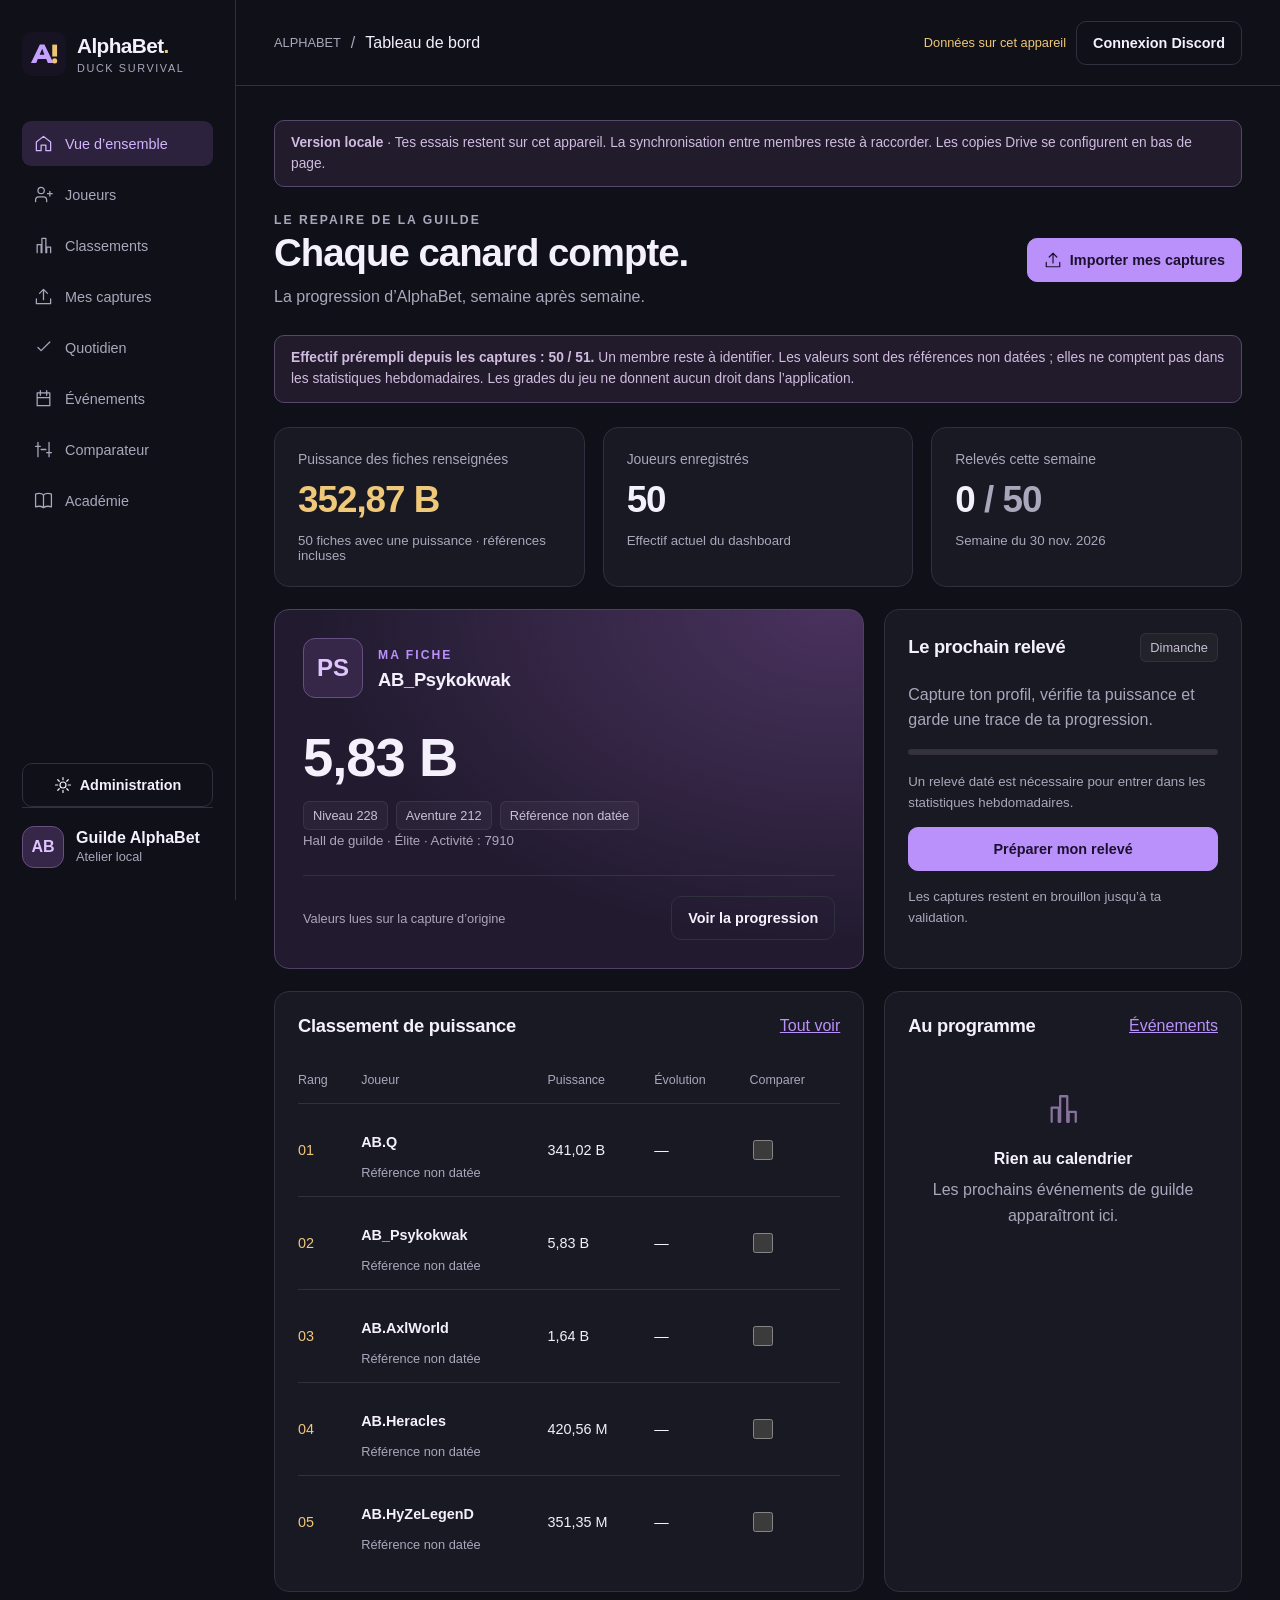
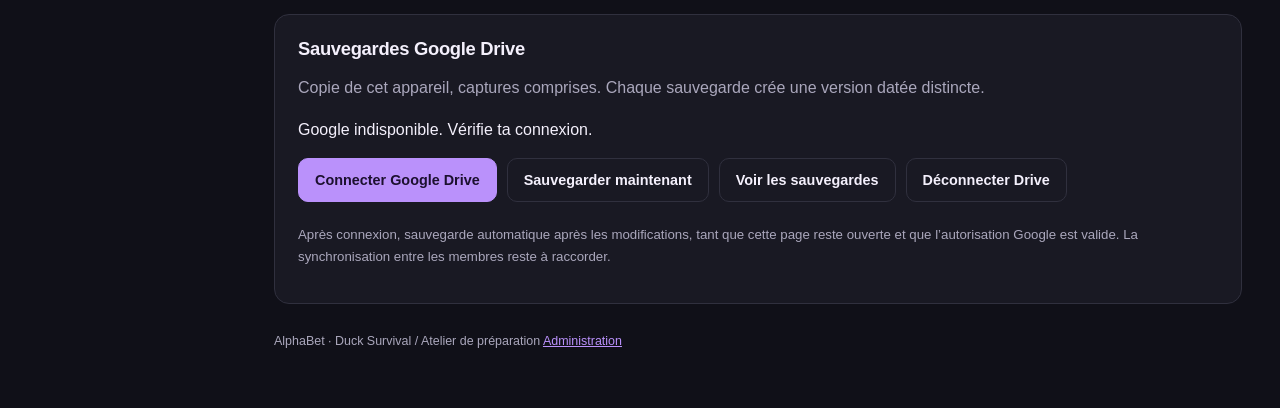
<file: index.html>
<!doctype html>
<html lang="fr"><head><meta charset="utf-8"><meta name="viewport" content="width=device-width,initial-scale=1,viewport-fit=cover"><meta name="theme-color" content="#11101a"><meta name="description" content="AlphaBet — progression, joueurs et événements de la guilde Duck Survival."><meta name="apple-mobile-web-app-capable" content="yes"><title>AlphaBet · Duck Survival</title><link rel="icon" href="icon.svg" type="image/svg+xml"><link rel="apple-touch-icon" href="icon-192.png"><link rel="manifest" href="manifest.webmanifest"><link rel="stylesheet" href="styles.css"></head><body><a class="skip" href="#main">Aller au contenu</a><div id="app"><p>Ouverture d’AlphaBet…</p></div><div id="toast" role="status" aria-live="polite"></div><dialog id="dialog"></dialog><script type="module" src="app.js"></script></body></html>
</file>
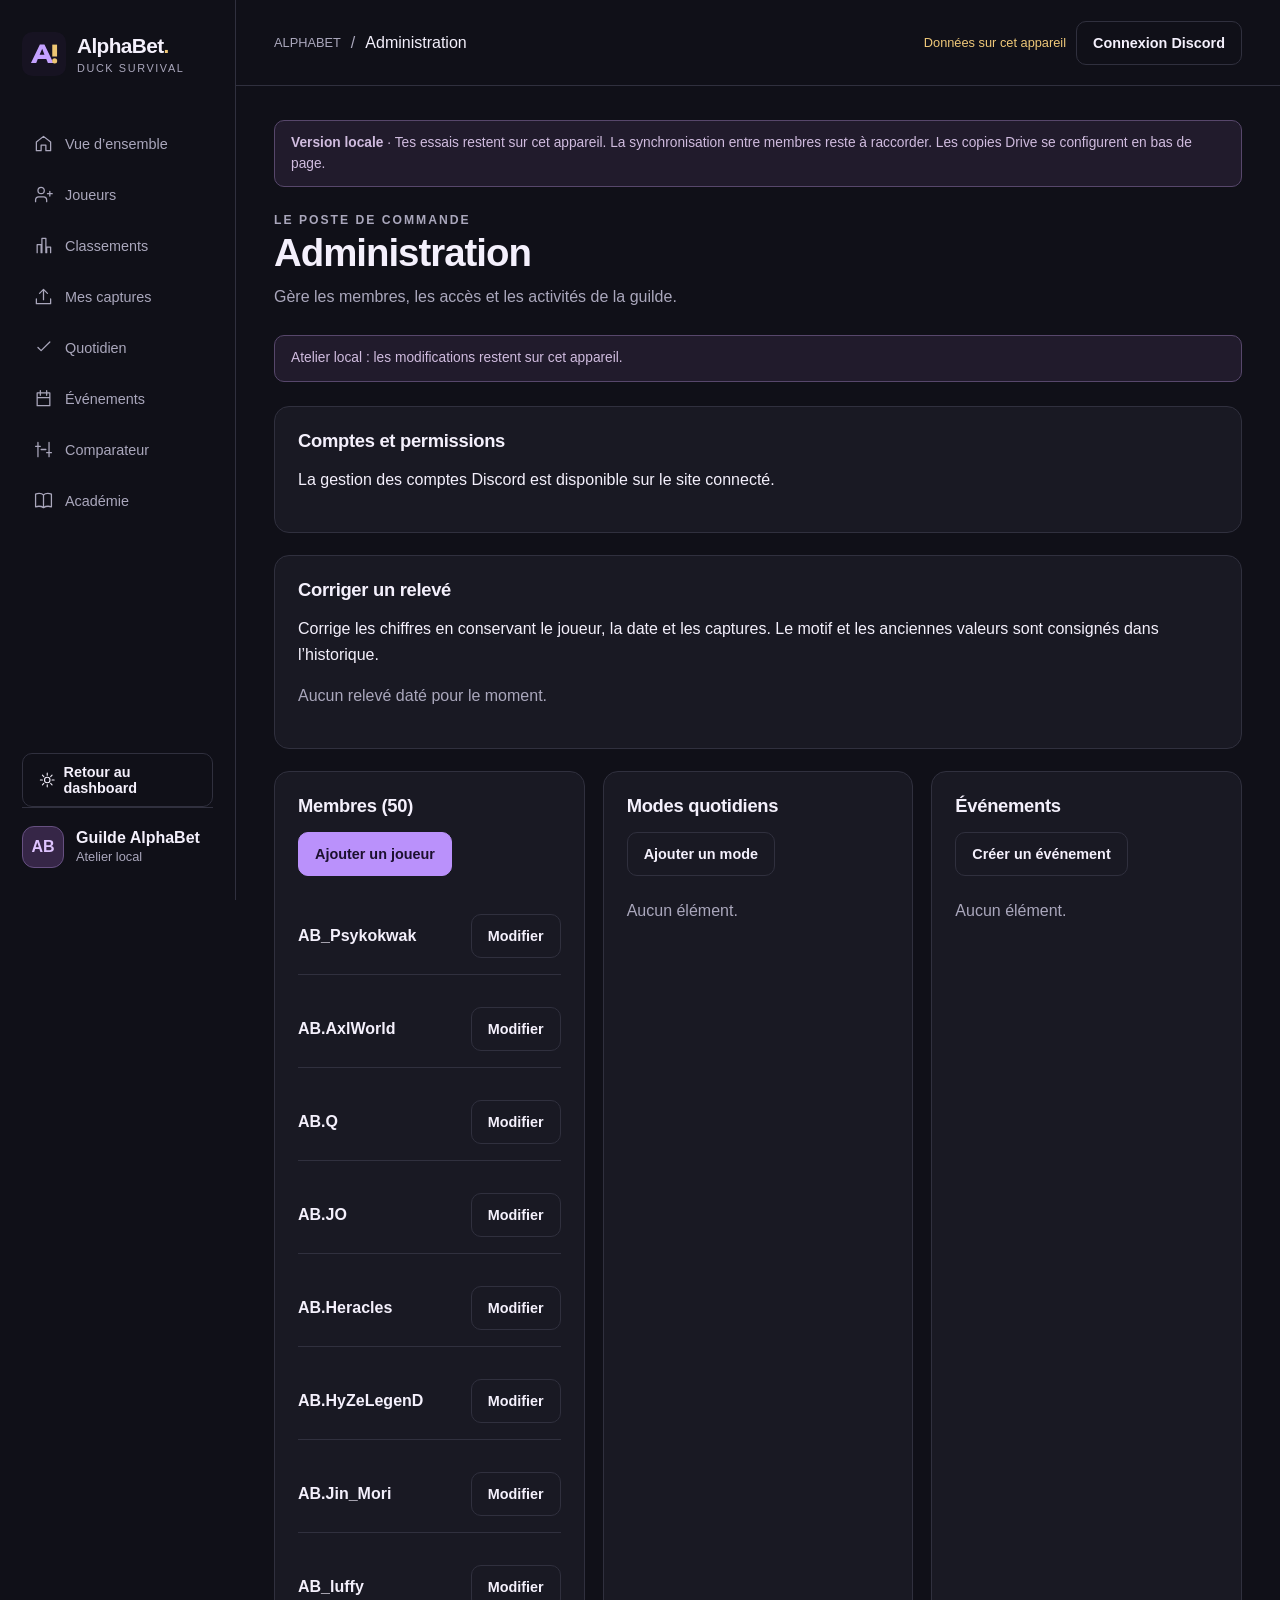
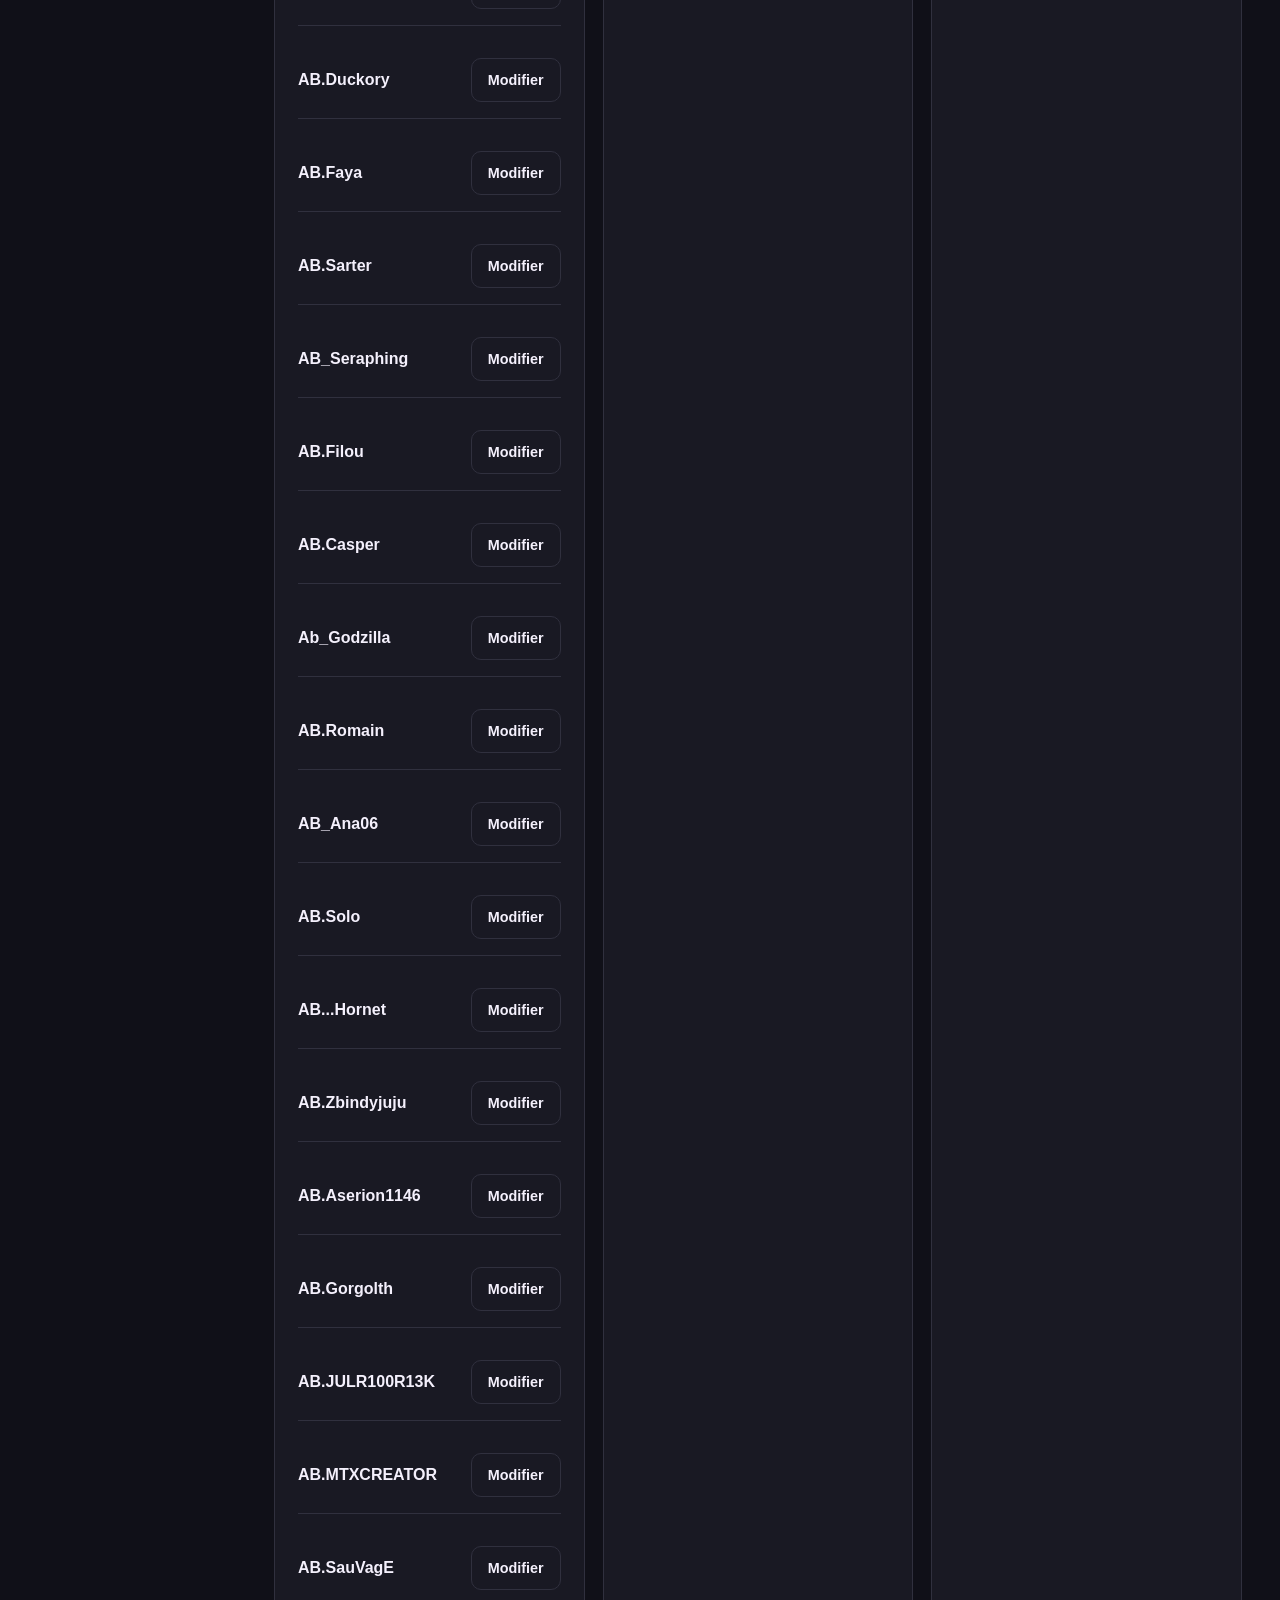
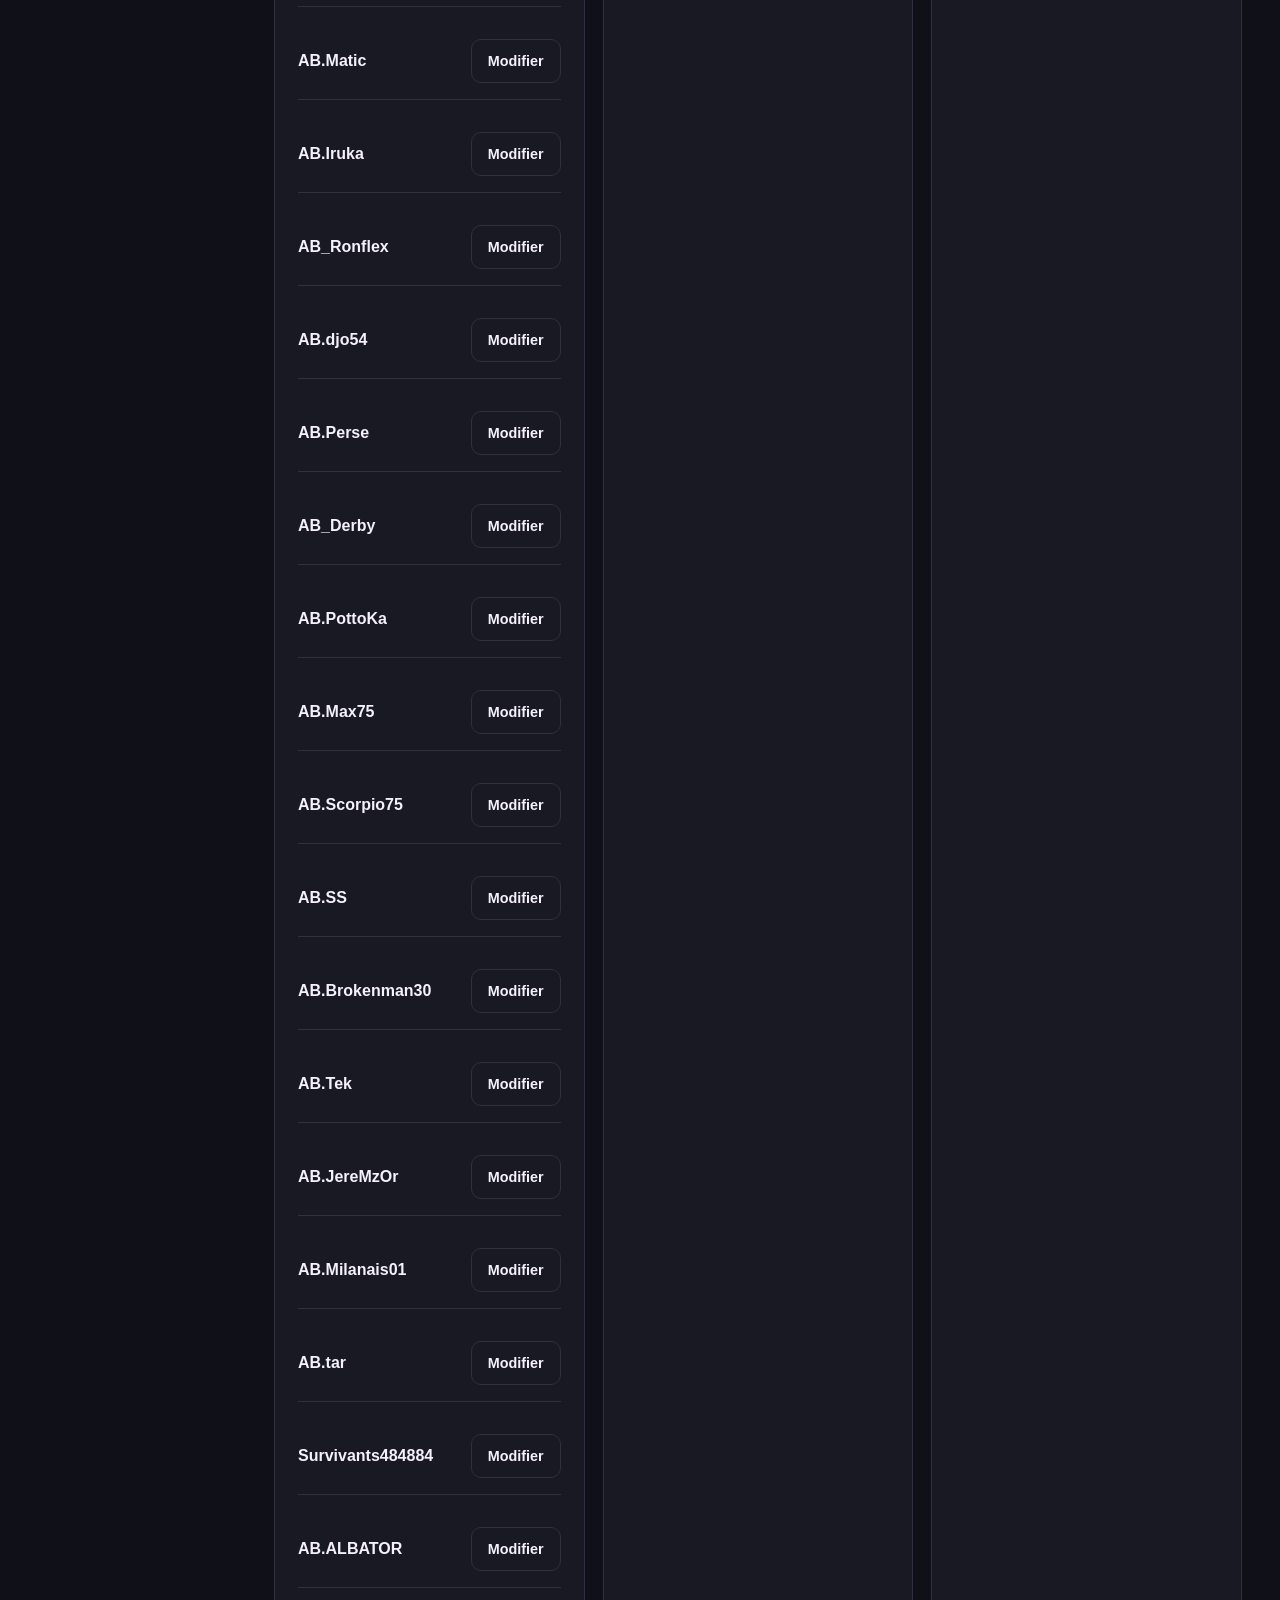
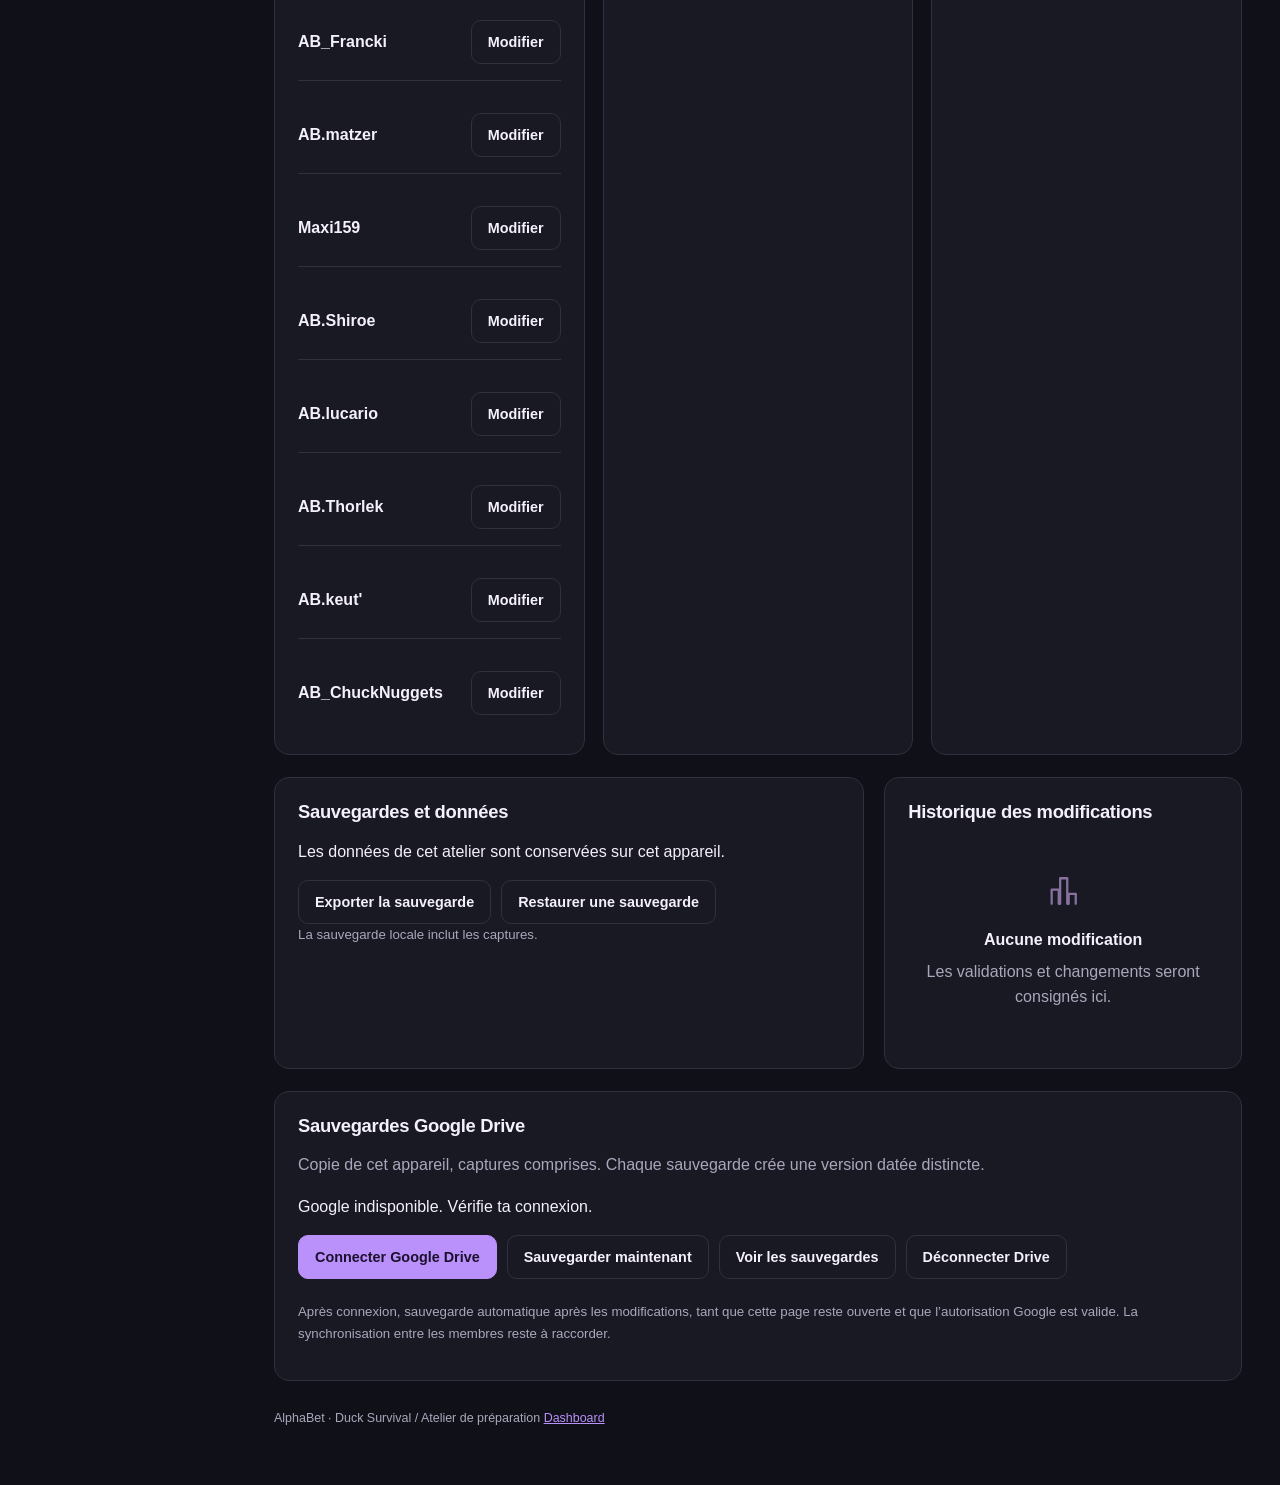
<file: admin.html>
<!doctype html>
<html lang="fr"><head><meta charset="utf-8"><meta name="viewport" content="width=device-width,initial-scale=1,viewport-fit=cover"><meta name="theme-color" content="#11101a"><title>Administration · AlphaBet</title><link rel="icon" href="icon.svg"><link rel="stylesheet" href="styles.css"></head><body data-admin="true"><a class="skip" href="#main">Aller au contenu</a><div id="app"></div><div id="toast" role="status" aria-live="polite"></div><dialog id="dialog"></dialog><script type="module" src="app.js"></script></body></html>
</file>
<file: styles.css>
:root{color-scheme:dark;--bg:#101018;--panel:#191923;--line:#30303e;--muted:#aaa7bc;--text:#f4f0fc;--purple:#ba91fb;--gold:#efc879;--green:#91e0ba;font-family:Inter,-apple-system,BlinkMacSystemFont,"Segoe UI",sans-serif;font-size:16px}*{box-sizing:border-box}body{margin:0;background:var(--bg);color:var(--text)}button,input,select,textarea{font:inherit}button,a,input,select,textarea{-webkit-tap-highlight-color:transparent}button,.button{min-height:44px;border:1px solid var(--line);border-radius:10px;padding:10px 16px;background:#252432;color:var(--text);cursor:pointer;text-decoration:none;display:inline-flex;gap:8px;align-items:center;justify-content:center;font-size:.9rem;font-weight:600}button:hover,.button:hover{background:#353144;border-color:#78628e}button:disabled{cursor:not-allowed;opacity:.45}.primary{background:var(--purple);color:#1c102f;border-color:var(--purple)}.primary:hover{background:#cbaaff}.quiet{background:transparent}.small{padding:7px 11px;font-size:.85rem}a{color:var(--purple)}:focus-visible{outline:3px solid var(--gold);outline-offset:3px}h1,h2,h3,p{margin-top:0}h1{font-size:clamp(1.8rem,3vw,2.5rem);letter-spacing:-1px;margin-bottom:9px;line-height:1.15}h2{font-size:1.15rem;letter-spacing:-.3px}h3{font-size:1rem}p{line-height:1.6}.muted,small{color:var(--muted)}small{font-size:.8rem}.eyebrow{font-size:.76rem;letter-spacing:2px;text-transform:uppercase;color:var(--purple);font-weight:700}.layout{max-width:1600px;margin:auto;display:grid;grid-template-columns:236px 1fr;min-height:100vh}.sidebar{padding:32px 22px;border-right:1px solid var(--line);position:sticky;top:0;height:100vh;display:flex;flex-direction:column}.brand{display:flex;align-items:center;gap:11px;text-decoration:none;color:var(--text);margin-bottom:45px}.brand img{width:44px;height:44px}.brand strong{font-size:1.3rem;letter-spacing:-.6px}.brand small{display:block;font-size:.68rem;letter-spacing:1.6px;margin-top:4px}.nav{display:grid;gap:6px}.nav a{display:flex;gap:12px;padding:13px 12px;border-radius:9px;text-decoration:none;color:var(--muted);font-size:.9rem;align-items:center}.nav a.active{background:#2c223d;color:#d2b4ff}.nav a:hover{color:white;background:#23212d}.nav svg{width:19px;height:19px;flex-shrink:0}.sidebar-bottom{margin-top:auto;padding-top:30px}.guild-badge{border-top:1px solid var(--line);padding-top:18px;display:flex;align-items:center;gap:12px}.monogram{display:grid;place-items:center;width:42px;height:42px;flex-shrink:0;border:1px solid #665081;border-radius:12px;background:#362647;color:#dfc4ff;font-weight:800}.workspace{min-width:0}.topbar{border-bottom:1px solid var(--line);min-height:86px;padding:20px 38px;display:flex;align-items:center;justify-content:space-between;gap:14px}.topbar>div{display:flex;align-items:center;gap:10px}.state-label{font-size:.8rem;color:var(--gold)}main{padding:34px 38px 60px;max-width:1320px;margin:auto}.heading{display:flex;align-items:center;justify-content:space-between;gap:20px;margin-bottom:26px}.heading p{color:var(--muted);margin:0}.notice{border:1px solid #57476b;background:#211b2c;border-radius:10px;padding:12px 16px;font-size:.86rem;line-height:1.5;margin-bottom:24px;color:#d0bcdf}.grid{display:grid;grid-template-columns:repeat(3,minmax(0,1fr));gap:18px}.panel{background:var(--panel);border:1px solid var(--line);border-radius:15px;padding:23px;min-width:0}.panel-head{display:flex;justify-content:space-between;align-items:center;gap:14px;margin-bottom:20px}.panel-head h2{margin:0}.stat-label{color:var(--muted);font-size:.87rem}.stat-value{font-size:2.3rem;letter-spacing:-1px;font-weight:730;margin:12px 0}.stat-caption{font-size:.83rem;color:var(--muted)}.gold{color:var(--gold)}.green{color:var(--green)}.purple{color:var(--purple)}.split{display:grid;grid-template-columns:minmax(0,1.65fr) minmax(270px,1fr);gap:20px;margin-top:22px}.profile-hero{background:radial-gradient(ellipse at 95% 0,#49325d 0,transparent 65%),#221b30;border-color:#524064;padding:28px;position:relative;overflow:hidden}.profile-head{display:flex;gap:15px;align-items:center}.profile-head .monogram{width:60px;height:60px;font-size:1.5rem}.profile-hero .stat-value{font-size:3.4rem;margin-top:28px}.tags{display:flex;flex-wrap:wrap;gap:8px}.tag{font-size:.8rem;border-radius:6px;padding:6px 9px;background:#ffffff0a;color:#c7c0d4;border:1px solid #ffffff12}.profile-bottom{margin-top:24px;padding-top:20px;border-top:1px solid #ffffff15;display:flex;justify-content:space-between;gap:14px;align-items:center}.row{display:flex;gap:12px;align-items:center}.between{justify-content:space-between}.stack{display:grid;gap:16px}.empty{padding:35px 18px;text-align:center;color:var(--muted);line-height:1.6}.empty svg{width:34px;height:34px;color:#87719e;margin-bottom:12px}.empty strong{display:block;color:var(--text);font-weight:600;margin-bottom:6px}.table-wrap{overflow:auto}table{width:100%;border-collapse:collapse;text-align:left;font-size:.9rem}td,th{padding:16px 10px;border-bottom:1px solid var(--line);white-space:nowrap}th{font-size:.78rem;color:var(--muted);font-weight:500}td:first-child,th:first-child{padding-left:0}tr:last-child td{border-bottom:0}.rank{color:var(--gold);font-variant-numeric:tabular-nums}.name-btn{border:0;background:transparent;padding:0;text-align:left}.filterbar{display:flex;flex-wrap:wrap;gap:12px;margin-bottom:18px;align-items:end}.field{display:grid;gap:7px;flex:1;min-width:130px}.field label,label.field{font-size:.87rem;color:#c9c3d8}input,select,textarea{width:100%;min-height:46px;border:1px solid #454153;background:#13131c;border-radius:9px;padding:10px 12px;color:var(--text)}input[type=checkbox]{width:20px;min-height:20px;accent-color:var(--purple)}textarea{min-height:90px;resize:vertical}.date-field{max-width:200px}dialog{background:#1a1825;color:var(--text);border:1px solid #645176;border-radius:18px;padding:28px;width:min(580px,calc(100% - 28px));max-height:90dvh}dialog::backdrop{background:#080710bf;backdrop-filter:blur(5px)}dialog .close{float:right}.form-actions{display:flex;justify-content:flex-end;gap:10px;margin-top:20px}.upload-zone{border:1px dashed #8b69ae;border-radius:14px;background:#221c2e;padding:28px;text-align:center}.upload-zone input{background:transparent;border:0;padding:10px 0}.capture-grid{display:grid;grid-template-columns:repeat(auto-fill,minmax(100px,1fr));gap:12px}.capture-grid figure{margin:0}.capture-grid img{width:100%;height:130px;object-fit:cover;border-radius:10px}.capture-grid figcaption{font-size:.75rem;overflow-wrap:anywhere;color:var(--muted)}.form-grid{display:grid;grid-template-columns:1fr 1fr;gap:16px}.span2{grid-column:1/-1}.full{width:100%}.event{border-left:3px solid var(--purple);padding-left:18px;margin:24px 0}.event p{margin-bottom:8px;white-space:pre-wrap}.event time{color:var(--gold);font-size:.85rem}.compare-grid{display:grid;grid-template-columns:repeat(auto-fit,minmax(160px,1fr));gap:14px;margin-top:20px}.compare-grid .panel{padding:17px}.compare-grid h3{overflow-wrap:anywhere}.compare-number{font-size:1.5rem;margin:18px 0}.chart{width:100%;height:auto;max-height:210px}.chart text{fill:#aaa7bc;font-size:12px}.timeline{display:grid;gap:12px}.timeline-item{border-left:2px solid #5c4278;padding-left:15px}.timeline-item p{margin:5px 0;font-size:.9rem}.connection{display:flex;justify-content:space-between;gap:15px;align-items:center;padding:16px 0;border-bottom:1px solid var(--line)}.connection:last-child{border-bottom:0}.connection p{margin:4px 0 0;font-size:.85rem;color:var(--muted)}#toast{position:fixed;bottom:25px;left:50%;transform:translateX(-50%);background:#ece3f7;color:#27163a;border-radius:12px;padding:14px 20px;box-shadow:0 10px 40px #0008;z-index:10;display:none;max-width:calc(100% - 30px);font-size:.9rem}#toast.show{display:block}.skip{position:absolute;top:-100px;left:10px;z-index:20;background:white;color:black;padding:10px}.skip:focus{top:10px}.topbar>.mobile-brand{display:none}.check-row{display:flex;gap:12px;align-items:center;padding:16px 0;border-bottom:1px solid var(--line)}.check-row:last-child{border:0}.check-row input{flex-shrink:0}.connection-status{display:inline-block;font-size:.8rem;border-radius:6px;padding:5px 8px;background:#ffffff07;color:var(--gold)}.error{border-color:#e2a0a0;color:#ffd1d1}footer{margin-top:30px;color:var(--muted);font-size:.78rem}.backup-actions{display:flex;gap:10px;flex-wrap:wrap}.selected{border-color:var(--purple);background:#352441}.filelabel{cursor:pointer}button svg,.button svg{width:18px;height:18px}.spacer{margin-top:22px}.progress-line{height:6px;background:#34303e;border-radius:10px;overflow:hidden;margin:16px 0}.progress-line span{display:block;background:var(--purple);height:100%}.online-only{color:var(--gold)}
@media(min-width:1400px){main{padding-top:42px}.split{gap:24px}.grid{gap:22px}}
@media(max-width:1000px){.layout{grid-template-columns:190px 1fr}.sidebar{padding:28px 14px}main{padding:26px 24px 40px}.topbar{padding:18px 24px}.split{grid-template-columns:1fr}.grid{gap:12px}.panel{padding:19px}.stat-value{font-size:1.9rem}}
@media(max-width:700px){.layout{display:block}.sidebar{height:auto;position:fixed;top:auto;bottom:0;left:0;right:0;border-right:0;border-top:1px solid var(--line);padding:6px 4px calc(6px + env(safe-area-inset-bottom));background:#15141ef5;backdrop-filter:blur(12px);z-index:5}.sidebar .brand,.sidebar-bottom,.nav a.desktop-nav{display:none}.nav{display:flex;justify-content:space-around;gap:0}.nav a{font-size:.7rem;padding:8px 5px;gap:5px;flex-direction:column;min-width:53px}.nav svg{height:20px;width:20px}.topbar{padding:14px 18px;min-height:74px}.mobile-brand{display:flex!important}.mobile-brand img{width:34px}.desktop-crumb{display:none!important}.topbar .state-label{display:none}.topbar button{font-size:.8rem;padding:8px 10px}main{padding:26px 18px 115px}.heading{display:block;margin-bottom:22px}.heading>button{margin-top:16px;width:100%}.heading h1{font-size:1.9rem}.heading p{font-size:.9rem}.grid{grid-template-columns:1fr 1fr}.grid>.panel:first-child{grid-column:1/-1}.grid>.panel:first-child .stat-value{font-size:2.5rem}.stat-value{font-size:1.7rem}.stat-caption{font-size:.76rem}.stat-label{font-size:.8rem}.profile-hero{padding:22px}.profile-hero .stat-value{font-size:3rem}.profile-head h2{font-size:1.05rem}.profile-bottom{display:block}.profile-bottom button{width:100%;margin-top:15px}.form-grid{grid-template-columns:1fr}.span2{grid-column:auto}.notice{font-size:.8rem}.panel-head{align-items:flex-start}.compare-grid{grid-template-columns:1fr 1fr}.compare-grid .panel{padding:14px}.compare-grid h3{font-size:.9rem}#toast{bottom:90px}.connection{align-items:flex-start}.connection-status{max-width:120px}.profile-head{gap:11px}.profile-head .monogram{width:48px;height:48px}.form-actions{flex-wrap:wrap}.table-wrap{margin:0 -4px}.state-label{font-size:.7rem}dialog{padding:22px}.filterbar{align-items:stretch}.date-field{max-width:none}}
@media(prefers-reduced-motion:reduce){*{scroll-behavior:auto!important}}

.nav-short{display:none}@media(max-width:700px){.nav-wide{display:none}.nav-short{display:inline}}
/* Complete character sheet */
.detail-group{border:1px solid var(--border,#343342);border-radius:12px;padding:16px;margin:12px 0}.detail-group summary{cursor:pointer;font-weight:700;line-height:1.6}.detail-group summary:focus-visible{outline:3px solid #f1cd7c;outline-offset:5px}.detail-row,.detail-card{padding:16px 0;border-top:1px solid #343342;margin-top:14px}.stat-edit{display:grid;grid-template-columns:1fr 1fr;gap:12px}.detail-card dl{margin:0}.detail-card dl>div{display:grid;grid-template-columns:170px 1fr;gap:12px;margin:8px 0}.detail-card dt{color:#b6b2c5}.detail-card dd{margin:0;white-space:pre-wrap;overflow-wrap:anywhere}.character-summary .stat-value{display:block;font-size:1.8rem}.character-summary small{overflow-wrap:anywhere}.analysis-progress{padding:12px;white-space:pre-wrap}.reference-block{border:1px dashed #797086;padding:18px;border-radius:12px;margin-top:24px}.reference-block summary{cursor:pointer}.detail-row textarea{min-height:90px}@media(max-width:650px){.stat-edit{grid-template-columns:1fr}.detail-card dl>div{grid-template-columns:1fr;gap:3px}}
</file>
